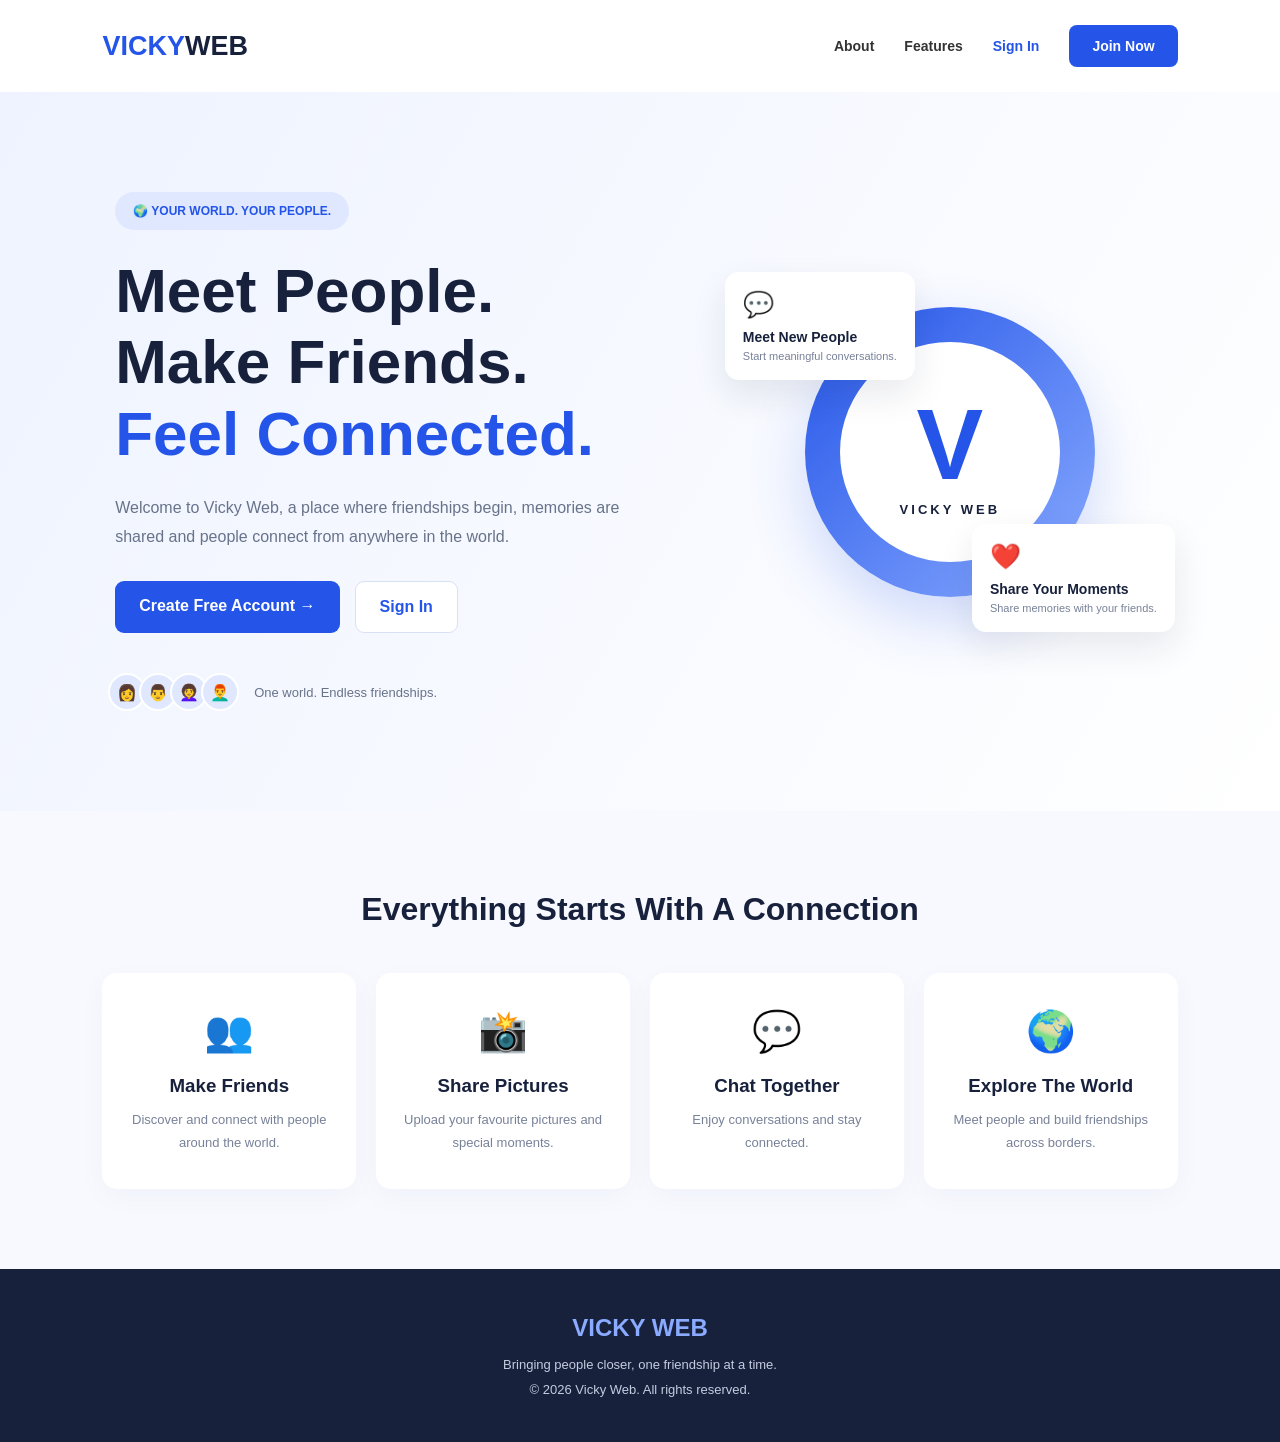
<file: index.html>
<!DOCTYPE html>
<html lang="en">
<head>
    <meta charset="UTF-8">
    <meta name="viewport" content="width=device-width, initial-scale=1.0">
    <title>Vicky Web - Connect With The World</title>
    <link rel="stylesheet" href="css/style.css">
</head>

<body>

<header class="navbar">
    <div class="logo">VICKY<span>WEB</span></div>

    <nav>
        <a href="#about">About</a>
        <a href="#features">Features</a>
        <a href="login.html" class="nav-login">Sign In</a>
        <a href="register.html" class="nav-register">Join Now</a>
    </nav>
</header>

<section class="hero">

    <div class="hero-content">

        <div class="badge">🌍 YOUR WORLD. YOUR PEOPLE.</div>

        <h1>
            Meet People.<br>
            Make Friends.<br>
            <span>Feel Connected.</span>
        </h1>

        <p>
            Welcome to Vicky Web, a place where friendships begin,
            memories are shared and people connect from anywhere
            in the world.
        </p>

        <div class="hero-buttons">
            <a href="register.html" class="primary-btn">
                Create Free Account →
            </a>

            <a href="login.html" class="secondary-btn">
                Sign In
            </a>
        </div>

        <div class="community">
            <div class="avatars">
                <span>👩</span>
                <span>👨</span>
                <span>👩‍🦱</span>
                <span>👨‍🦰</span>
            </div>

            <p>One world. Endless friendships.</p>
        </div>

    </div>

    <div class="hero-visual">
        <div class="visual-card card-one">
            <span>💬</span>
            <h3>Meet New People</h3>
            <p>Start meaningful conversations.</p>
        </div>

        <div class="visual-card card-two">
            <span>❤️</span>
            <h3>Share Your Moments</h3>
            <p>Share memories with your friends.</p>
        </div>

        <div class="visual-circle">
            <div class="circle-inner">
                <span>V</span>
                <p>VICKY WEB</p>
            </div>
        </div>
    </div>

</section>

<section class="features" id="features">

    <h2>Everything Starts With A Connection</h2>

    <div class="feature-grid">

        <div class="feature">
            <span>👥</span>
            <h3>Make Friends</h3>
            <p>Discover and connect with people around the world.</p>
        </div>

        <div class="feature">
            <span>📸</span>
            <h3>Share Pictures</h3>
            <p>Upload your favourite pictures and special moments.</p>
        </div>

        <div class="feature">
            <span>💬</span>
            <h3>Chat Together</h3>
            <p>Enjoy conversations and stay connected.</p>
        </div>

        <div class="feature">
            <span>🌍</span>
            <h3>Explore The World</h3>
            <p>Meet people and build friendships across borders.</p>
        </div>

    </div>

</section>

<footer id="about">
    <h2>VICKY WEB</h2>
    <p>Bringing people closer, one friendship at a time.</p>
    <p>© 2026 Vicky Web. All rights reserved.</p>
</footer>

</body>
</html>
</file>
<file: css/style.css>
* {
    margin: 0;
    padding: 0;
    box-sizing: border-box;
}

body {
    font-family: Arial, sans-serif;
    background: #f7f9ff;
    color: #17213c;
}

.navbar {
    display: flex;
    justify-content: space-between;
    align-items: center;
    padding: 25px 8%;
    background: white;
}

.logo {
    font-size: 27px;
    font-weight: 900;
    color: #2455e8;
}

.logo span {
    color: #17213c;
}

nav {
    display: flex;
    align-items: center;
    gap: 30px;
}

nav a {
    text-decoration: none;
    color: #333;
    font-size: 14px;
    font-weight: bold;
}

.nav-login {
    color: #2455e8;
}

.nav-register {
    background: #2455e8;
    color: white;
    padding: 13px 23px;
    border-radius: 8px;
}

.hero {
    display: flex;
    align-items: center;
    justify-content: space-between;
    padding: 100px 9%;
    min-height: 650px;
    background: linear-gradient(120deg, #eef3ff, #ffffff);
    gap: 50px;
}

.hero-content {
    max-width: 550px;
}

.badge {
    display: inline-block;
    background: #dfe8ff;
    color: #2455e8;
    padding: 12px 18px;
    border-radius: 30px;
    font-size: 12px;
    font-weight: bold;
    margin-bottom: 25px;
}

.hero h1 {
    font-size: 62px;
    line-height: 1.15;
    font-weight: 900;
    margin-bottom: 25px;
}

.hero h1 span {
    color: #2455e8;
}

.hero-content > p {
    color: #68738a;
    line-height: 1.8;
    font-size: 16px;
    margin-bottom: 30px;
}

.hero-buttons {
    display: flex;
    gap: 15px;
    flex-wrap: wrap;
}

.primary-btn,
.secondary-btn {
    padding: 16px 24px;
    text-decoration: none;
    border-radius: 9px;
    font-weight: bold;
}

.primary-btn {
    background: #2455e8;
    color: white;
}

.secondary-btn {
    background: white;
    color: #2455e8;
    border: 1px solid #d9e1f5;
}

.community {
    display: flex;
    align-items: center;
    gap: 15px;
    margin-top: 40px;
}

.avatars {
    display: flex;
}

.avatars span {
    width: 38px;
    height: 38px;
    background: #dfe8ff;
    border: 2px solid white;
    border-radius: 50%;
    display: grid;
    place-items: center;
    margin-left: -7px;
}

.community p {
    color: #68738a;
    font-size: 13px;
}

.hero-visual {
    position: relative;
    width: 430px;
    height: 400px;
    display: flex;
    align-items: center;
    justify-content: center;
}

.visual-circle {
    width: 290px;
    height: 290px;
    border-radius: 50%;
    background: linear-gradient(135deg, #2455e8, #8aabff);
    display: grid;
    place-items: center;
    box-shadow: 0 25px 60px #2455e833;
}

.circle-inner {
    width: 220px;
    height: 220px;
    background: white;
    border-radius: 50%;
    display: flex;
    align-items: center;
    justify-content: center;
    flex-direction: column;
}

.circle-inner span {
    font-size: 100px;
    font-weight: 900;
    color: #2455e8;
}

.circle-inner p {
    font-size: 13px;
    font-weight: bold;
    letter-spacing: 3px;
}

.visual-card {
    position: absolute;
    z-index: 2;
    background: white;
    padding: 18px;
    border-radius: 14px;
    box-shadow: 0 15px 35px #17213c18;
}

.visual-card span {
    font-size: 25px;
}

.visual-card h3 {
    font-size: 14px;
    margin: 10px 0 5px;
}

.visual-card p {
    font-size: 11px;
    color: #778198;
}

.card-one {
    top: 20px;
    left: -10px;
}

.card-two {
    bottom: 20px;
    right: -10px;
}

.features {
    padding: 80px 8%;
    text-align: center;
}

.features h2 {
    font-size: 32px;
    margin-bottom: 45px;
}

.feature-grid {
    display: grid;
    grid-template-columns: repeat(4, 1fr);
    gap: 20px;
}

.feature {
    background: white;
    padding: 35px 20px;
    border-radius: 15px;
    box-shadow: 0 8px 30px #17213c08;
}

.feature span {
    font-size: 40px;
}

.feature h3 {
    margin: 20px 0 12px;
}

.feature p {
    color: #778198;
    line-height: 1.7;
    font-size: 13px;
}

footer {
    text-align: center;
    background: #17213c;
    color: white;
    padding: 45px 20px;
}

footer h2 {
    color: #8aabff;
    margin-bottom: 15px;
}

footer p {
    color: #c5cce0;
    margin-top: 10px;
    font-size: 13px;
}

@media (max-width: 850px) {

    .hero {
        flex-direction: column;
        text-align: center;
        padding: 65px 6%;
    }

    .hero h1 {
        font-size: 45px;
    }

    .hero-buttons,
    .community {
        justify-content: center;
    }

    .hero-visual {
        max-width: 100%;
        transform: scale(.85);
    }

    .feature-grid {
        grid-template-columns: repeat(2, 1fr);
    }

    nav {
        gap: 12px;
    }
}

@media (max-width: 550px) {

    .navbar {
        flex-direction: column;
        gap: 20px;
    }

    nav {
        flex-wrap: wrap;
        justify-content: center;
    }

    .hero h1 {
        font-size: 38px;
    }

    .hero-visual {
        transform: scale(.7);
        margin: -40px 0;
    }

    .feature-grid {
        grid-template-columns: 1fr;
    }
}
/* VICKY WEB LOGIN AND REGISTRATION */

.auth-container {
    min-height: 100vh;
    display: flex;
    align-items: center;
    justify-content: center;
    gap: 70px;
    padding: 50px 8%;
    background: linear-gradient(135deg, #edf2ff, #ffffff);
}

.auth-brand {
    max-width: 420px;
}

.auth-brand > a {
    text-decoration: none;
    font-size: 35px;
    font-weight: 900;
    color: #2455e8;
}

.auth-brand > a span {
    color: #17213c;
}

.auth-brand h1 {
    font-size: 48px;
    margin: 35px 0 15px;
}

.auth-brand p {
    color: #68738a;
    font-size: 17px;
    line-height: 1.8;
}

.auth-box {
    width: 100%;
    max-width: 450px;
    background: white;
    padding: 40px;
    border-radius: 20px;
    box-shadow: 0 15px 50px #17213c12;
}

.auth-box h2 {
    font-size: 30px;
    margin-bottom: 10px;
}

.auth-subtitle {
    color: #8490a5;
    margin-bottom: 25px;
    font-size: 14px;
}

.auth-box label {
    display: block;
    margin: 17px 0 8px;
    font-size: 14px;
    font-weight: bold;
}

.auth-box input {
    width: 100%;
    padding: 15px;
    border: 1px solid #dce2ee;
    border-radius: 9px;
    outline: none;
    font-size: 14px;
}

.auth-box input:focus {
    border-color: #2455e8;
}

.auth-button {
    width: 100%;
    padding: 16px;
    margin-top: 25px;
    background: #2455e8;
    color: white;
    border: none;
    border-radius: 9px;
    font-size: 16px;
    font-weight: bold;
    cursor: pointer;
}

.auth-button:hover {
    background: #173fc0;
}

.auth-switch {
    text-align: center;
    margin-top: 25px;
    font-size: 14px;
    color: #68738a;
}

.auth-switch a {
    color: #2455e8;
    font-weight: bold;
    text-decoration: none;
}

.back-home {
    display: block;
    text-align: center;
    margin-top: 25px;
    color: #2455e8;
    text-decoration: none;
    font-size: 14px;
}

@media(max-width: 850px) {
    .auth-container {
        flex-direction: column;
        gap: 35px;
    }

    .auth-brand {
        text-align: center;
    }

    .auth-brand h1 {
        font-size: 35px;
    }
}

@media(max-width: 500px) {
    .auth-container {
        padding: 30px 15px;
    }

    .auth-box {
        padding: 25px;
    }
}
/* VICKY WEB HOMEPAGE */

.social-body {
    background: #f0f2f5;
    margin: 0;
    font-family: Arial, sans-serif;
}

.social-header {
    background: white;
    padding: 15px 4%;
    display: flex;
    align-items: center;
    justify-content: space-between;
    gap: 20px;
    box-shadow: 0 2px 8px #ddd;
    flex-wrap: wrap;
}

.social-header h1 {
    color: #1877f2;
}

.social-header input {
    padding: 13px;
    border: none;
    background: #f0f2f5;
    border-radius: 25px;
    width: 260px;
}

.social-header nav {
    display: flex;
    gap: 15px;
    align-items: center;
}

.social-header a,
.social-sidebar a {
    text-decoration: none;
    color: #1877f2;
    font-weight: bold;
}

.social-header button,
.create-post button {
    background: #1877f2;
    color: white;
    border: none;
    padding: 12px 20px;
    border-radius: 8px;
    cursor: pointer;
}

.social-layout {
    display: grid;
    grid-template-columns: 220px minmax(300px, 650px) 220px;
    justify-content: center;
    gap: 20px;
    padding: 25px 15px;
}

.social-sidebar,
.social-right,
.welcome-card,
.create-post,
.post-card {
    background: white;
    padding: 20px;
    border-radius: 12px;
    margin-bottom: 18px;
    box-shadow: 0 2px 8px #ddd;
}

.social-sidebar a {
    display: block;
    margin: 20px 0;
}

.welcome-card h2 {
    color: #1877f2;
}

.create-post textarea {
    width: 100%;
    height: 90px;
    border: none;
    background: #f0f2f5;
    border-radius: 10px;
    padding: 12px;
    box-sizing: border-box;
    resize: vertical;
}

.create-post button {
    margin-top: 12px;
    width: 100%;
}

.post-card p {
    line-height: 1.7;
}

@media(max-width: 900px) {
    .social-layout {
        grid-template-columns: 1fr;
    }

    .social-sidebar,
    .social-right {
        display: none;
    }

    .social-header {
        justify-content: center;
    }
}
/* VICKY WEB PROFILE PAGE */

.profile-container {
    max-width: 850px;
    margin: 35px auto;
    padding: 15px;
}

.profile-cover {
    background: linear-gradient(135deg, #1877f2, #5a9cf5);
    color: white;
    padding: 65px 25px;
    border-radius: 15px 15px 0 0;
}

.profile-information {
    background: white;
    padding: 30px;
    text-align: center;
    border-radius: 0 0 15px 15px;
    box-shadow: 0 2px 10px #ddd;
}

.profile-picture {
    width: 120px;
    height: 120px;
    border-radius: 50%;
    background: #e4e6eb;
    display: flex;
    align-items: center;
    justify-content: center;
    font-size: 65px;
    margin: -80px auto 20px;
    border: 5px solid white;
}

.profile-information h2 {
    color: #1877f2;
}

.profile-information button {
    background: #1877f2;
    color: white;
    padding: 13px 25px;
    border: none;
    border-radius: 8px;
    cursor: pointer;
}
.profile-picture {
    width: 130px;
    height: 130px;
    border-radius: 50%;
    overflow: hidden;
    background: #e4e6eb;
    margin: -80px auto 20px;
    border: 5px solid white;
}

.profile-picture img {
    width: 100%;
    height: 100%;
    object-fit: cover;
    display: none;
}

#photoInput {
    display: block;
    margin: 20px auto;
    max-width: 100%;
}

#uploadPhotoBtn {
    background: #1877f2;
    color: white;
    padding: 12px 20px;
    border: none;
    border-radius: 8px;
    cursor: pointer;
}
#postsContainer {
    width: 100%;
}

#postsContainer .post-card {
    margin-top: 20px;
    overflow-wrap: anywhere;
}

#postsContainer .post-card img {
    margin-top: 12px;
    max-height: 600px;
    object-fit: contain;
}

.create-post input {
    display: block;
    margin-top: 15px;
    max-width: 100%;
}
</file>
